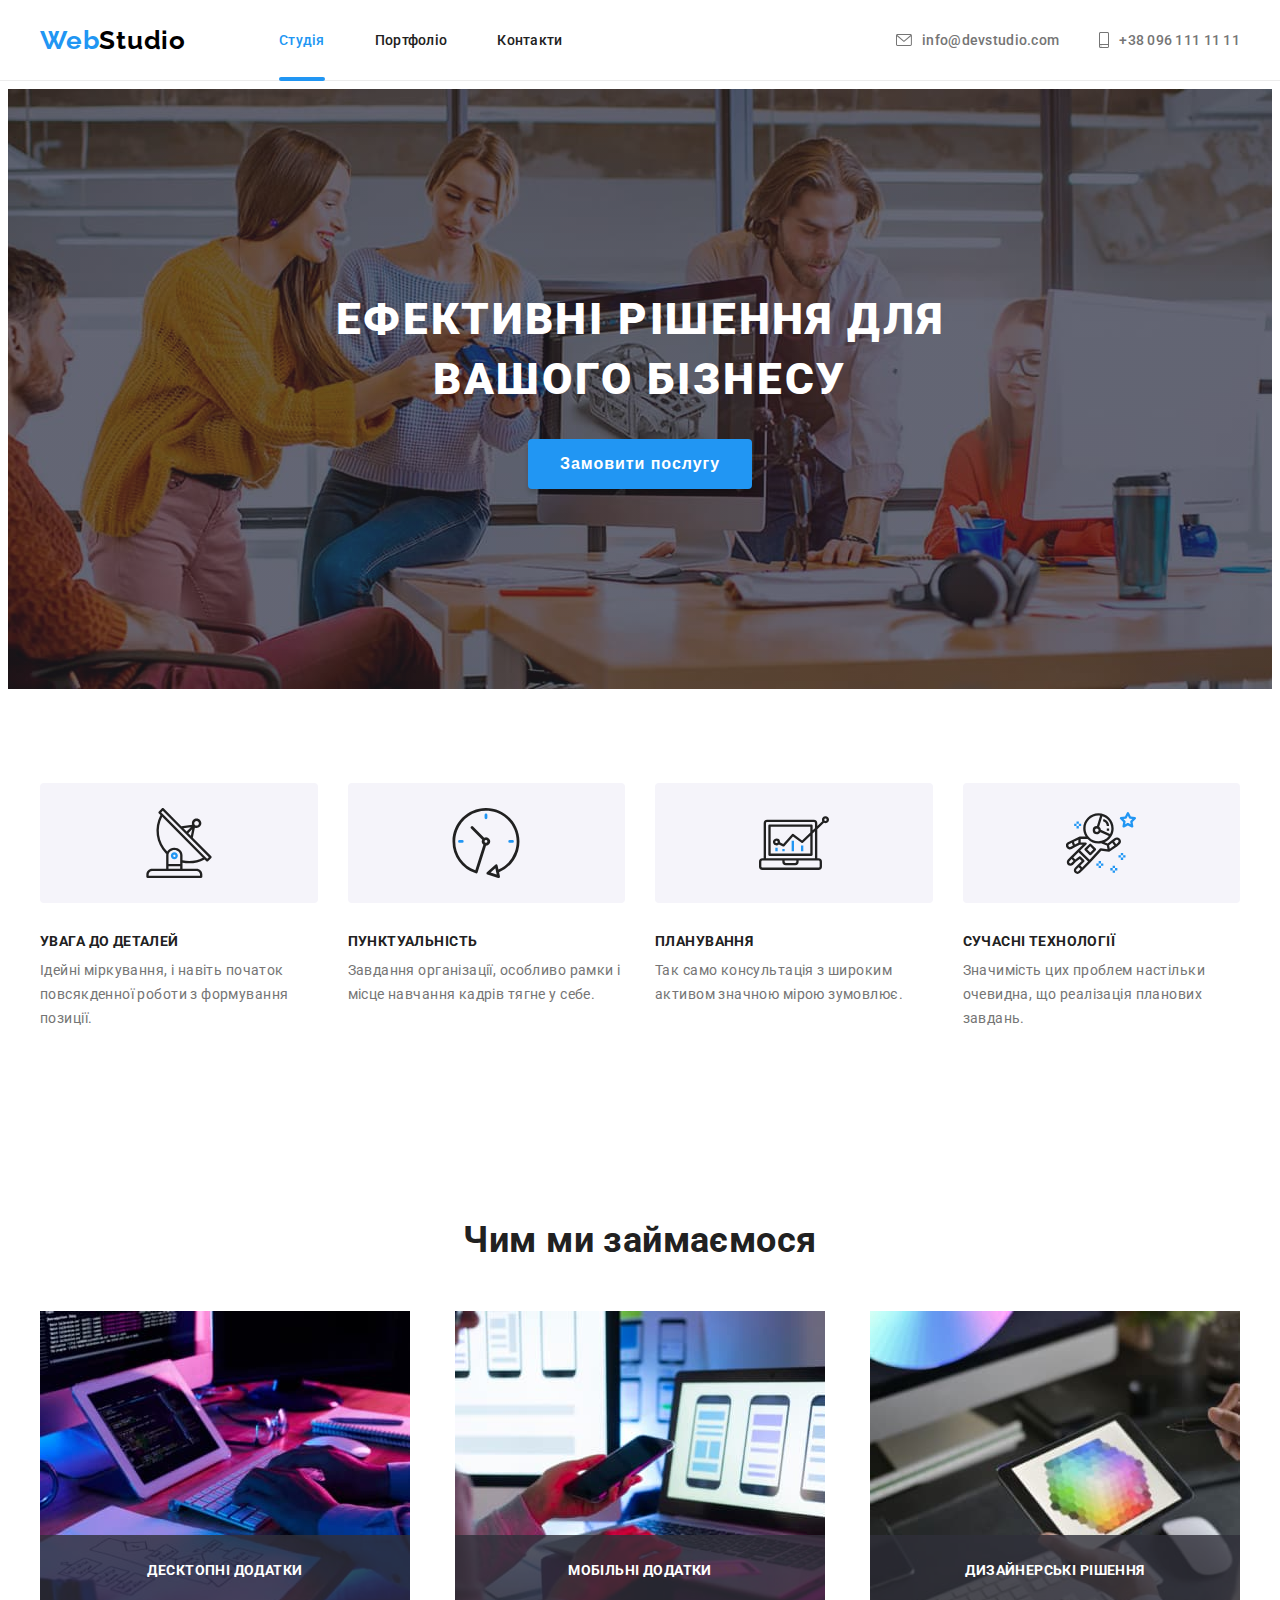
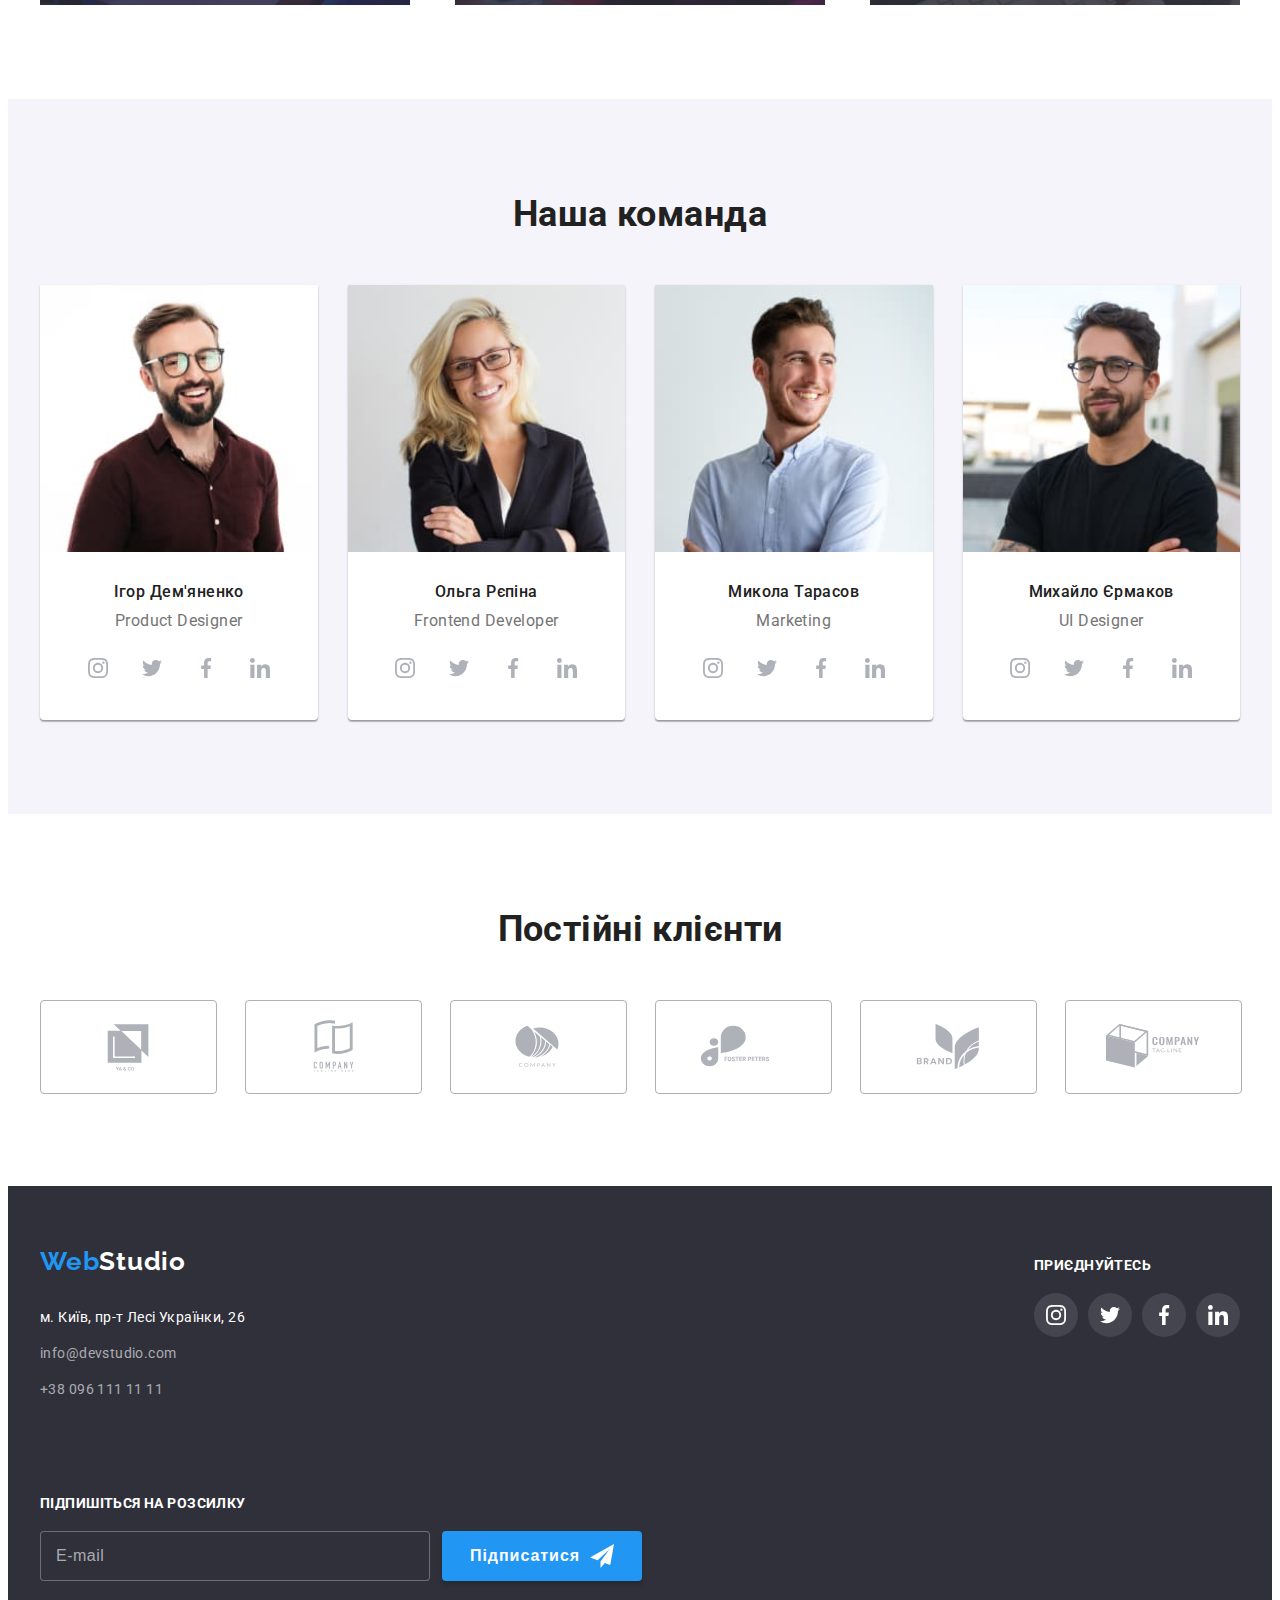
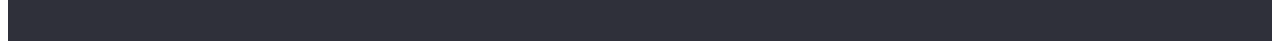
<file: index.html>
<!DOCTYPE html>
<html lang="uk">
  <head>
    <meta charset="UTF-8" />
    <meta http-equiv="X-UA-Compatible" content="IE=edge" />
    <meta name="viewport" content="width=device-width, initial-scale=1.0" />
    <title>Студія</title>
    <link rel="preconnect" href="https://fonts.googleapis.com" />
    <link rel="preconnect" href="https://fonts.gstatic.com" crossorigin />
    <link
      href="https://fonts.googleapis.com/css2?family=Raleway:wght@700&family=Roboto:wght@400;500;700;900&display=swap"
      rel="stylesheet"
    />
    <link
      rel="stylesheet"
      href="https://cdnjs.cloudflare.com/ajax/libs/modern-normalize/1.1.0/modern-normalize.min.css"
      integrity="sha512-wpPYUAdjBVSE4KJnH1VR1HeZfpl1ub8YT/NKx4PuQ5NmX2tKuGu6U/JRp5y+Y8XG2tV+wKQpNHVUX03MfMFn9Q=="
      crossorigin="anonymous"
      referrerpolicy="no-referrer"
    />
    <link rel="stylesheet" href="./css/main.min.css" />
  </head>
  <body>
    <header class="header">
      <div class="container header__container">
        <a class="logo logo--dark" lang="en" href="./index.html"
          ><span class="logo__accent">Web</span>Studio</a
        >
        <nav class="navigation navigation--header">
          <ul class="navigation__menu">
            <li>
              <a
                class="link-main navigation__link navigation__link--current"
                href="./index.html"
                >Студія</a
              >
            </li>
            <li>
              <a class="link-main navigation__link" href="./portfolio.html"
                >Портфоліо</a
              >
            </li>
            <li>
              <a class="link-main navigation__link" href="#studio-contacts"
                >Контакти</a
              >
            </li>
          </ul>
        </nav>
        <ul class="contacts">
          <li>
            <a
              class="link-main contacts__link"
              href="mailto:info@devstudio.com"
            >
              <svg class="contacts__icon icon-envelope" width="14" height="10">
                <use href="./images/icons.svg#envelope"></use></svg
              >info@devstudio.com</a
            >
          </li>
          <li>
            <a class="link-main contacts__link" href="tel:+380961111111">
              <svg
                class="contacts__icon icon-smartphone"
                width="10"
                height="14"
              >
                <use href="./images/icons.svg#smartphone"></use></svg
              >+38 096 111 11 11</a
            >
          </li>
        </ul>
        <button type="button" class="menu-open" data-menu-open>
          <svg class="menu-open__icon" width="40" height="40">
            <use href="./images/icons.svg#menu"></use>
          </svg>
        </button>
      </div>
      <div class="mob-menu is-hidden" data-menu>
        <button type="button" class="menu-close" data-menu-close>
          <svg class="menu-close-icon" width="24" height="24">
            <use href="./images/icons.svg#menu-close"></use>
          </svg>
        </button>
        <div class="mob-menu-container">
          <nav class="mob-menu-nav">
            <ul class="mob-menu-list">
              <li>
                <a class="link-main mob-menu-link" href="./index.html"
                  >Студія</a
                >
              </li>
              <li>
                <a class="link-main mob-menu-link" href="./portfolio.html"
                  >Портфоліо</a
                >
              </li>
              <li>
                <a class="link-main mob-menu-link" href="#studio-contacts"
                  >Контакти</a
                >
              </li>
            </ul>
          </nav>
          <div class="mob-contacts-container">
            <ul class="mob-contacts">
              <li>
                <a
                  class="link-main mob-contacts-email"
                  href="mailto:info@devstudio.com"
                  >info@devstudio.com</a
                >
              </li>
              <li>
                <a class="link-main mob-contacts-phone" href="tel:+380961111111"
                  >+38 096 111 11 11</a
                >
              </li>
            </ul>
            <ul class="mob-soc-list">
              <li class="mob-soc-item">
                <a
                  href=""
                  target="_blank"
                  rel="noopener noreferrer nofollow"
                  class="mob-soc-link"
                  >Instagram
                </a>
              </li>
              <li class="mob-soc-item">
                <a
                  href=""
                  target="_blank"
                  rel="noopener noreferrer nofollow"
                  class="mob-soc-link"
                  >Twitter
                </a>
              </li>
              <li class="mob-soc-item">
                <a
                  href=""
                  target="_blank"
                  rel="noopener noreferrer nofollow"
                  class="mob-soc-link"
                  >Facebook
                </a>
              </li>
              <li class="mob-soc-item">
                <a
                  href=""
                  target="_blank"
                  rel="noopener noreferrer nofollow"
                  class="mob-soc-link"
                  >Linkedin
                </a>
              </li>
            </ul>
          </div>
        </div>
      </div>
    </header>
    <!--Це блок main-->
    <main>
      <!--Секція Герой-->
      <section class="section hero">
        <div class="hero__overlay">
          <h1 class="hero__title">Ефективні рішення для вашого бізнесу</h1>
          <button class="button hero__button" type="button" data-modal-open>
            Замовити послугу
          </button>
        </div>
      </section>
      <!--Секція Властивості-->
      <section class="section">
        <div class="container">
          <h2 class="section__title visually-hidden">Переваги</h2>
          <ul class="features-list">
            <li class="features-list__item">
              <div class="features-list__box">
                <svg width="70" height="70">
                  <use href="./images/icons.svg#antenna"></use>
                </svg>
              </div>
              <h3 class="features-list__title">Увага до деталей</h3>
              <p>
                Ідейні міркування, і навіть початок повсякденної роботи з
                формування позиції.
              </p>
            </li>
            <li class="features-list__item">
              <div class="features-list__box">
                <svg width="70" height="70">
                  <use href="./images/icons.svg#clock"></use>
                </svg>
              </div>
              <h3 class="features-list__title">Пунктуальність</h3>
              <p>
                Завдання організації, особливо рамки і місце навчання кадрів
                тягне у себе.
              </p>
            </li>
            <li class="features-list__item">
              <div class="features-list__box">
                <svg width="70" height="70">
                  <use href="./images/icons.svg#diagram"></use>
                </svg>
              </div>
              <h3 class="features-list__title">Планування</h3>
              <p>
                Так само консультація з широким активом значною мірою зумовлює.
              </p>
            </li>
            <li class="features-list__item">
              <div class="features-list__box">
                <svg width="70" height="70">
                  <use href="./images/icons.svg#astronaut"></use>
                </svg>
              </div>
              <h3 class="features-list__title">Сучасні технології</h3>
              <p>
                Значимість цих проблем настільки очевидна, що реалізація
                планових завдань.
              </p>
            </li>
          </ul>
        </div>
      </section>
      <!--секція Чим ми займаємось-->
      <section class="section job">
        <div class="container">
          <h2 class="section__title">Чим ми займаємося</h2>
          <ul class="directions-list">
            <li class="directions-list__item">
              <div class="directions-list__thumb">
                <img
                  srcset="./images/image1.jpg 1x, ./images/image1-2x.jpg 2x"
                  src="./images/image1.jpg"
                  alt="Програмування, розробка додатків"
                  width="370"
                />
                <p class="directions-list__label">Десктопні додатки</p>
              </div>
            </li>
            <li class="directions-list__item">
              <div class="directions-list__thumb">
                <img
                  srcset="./images/image2.jpg 1x, ./images/image2-2x.jpg 2x"
                  src="./images/image2.jpg"
                  alt="Оптимізація сайтів під мобільні пристрої"
                  width="370"
                />
                <p class="directions-list__label">Мобільні додатки</p>
              </div>
            </li>
            <li class="directions-list__item">
              <div class="directions-list__thumb">
                <img
                  srcset="./images/image3.jpg 1x, ./images/image3-2x.jpg 2x"
                  src="./images/image3.jpg"
                  alt="Стилізація та оформлення"
                  width="370"
                />
                <p class="directions-list__label">Дизайнерські рішення</p>
              </div>
            </li>
          </ul>
        </div>
      </section>
      <!-- секція Наша команда -->
      <section class="section team">
        <div class="container">
          <h2 class="section__title">Наша команда</h2>
          <ul class="people-list">
            <li class="people-list__item">
              <picture>
                <source
                  srcset="./images/foto1.jpg 1x, ./images/foto1-2x.jpg 2x"
                  media="(min-width: 1200px)"
                />
                <source
                  srcset="
                    ./images/foto1-tablet.jpg    1x,
                    ./images/foto1-tablet-2x.jpg 2x
                  "
                  media="(min-width: 768px)"
                />
                <source
                  srcset="
                    ./images/foto1-mobile.jpg    1x,
                    ./images/foto1-mobile-2x.jpg 2x
                  "
                  media="(min-width: 320px)"
                />
                <img
                  src="./images/foto1-mobile.jpg"
                  alt="Фото Ігор Дем'яненко"
                  width="450"
                />
              </picture>
              <div class="member-card">
                <h3 class="member-card__name">Ігор Дем'яненко</h3>
                <p class="member-card__position" lang="en">Product Designer</p>
                <ul class="soc-list member-card__soc-list">
                  <li class="soc-list__item">
                    <a
                      href=""
                      target="_blank"
                      rel="noopener noreferrer nofollow"
                      class="soc-list__link"
                      aria-label="instagram"
                    >
                      <svg class="soc-list__icon" width="20" height="20">
                        <use href="./images/icons.svg#instagram"></use>
                      </svg>
                    </a>
                  </li>
                  <li class="soc-list__item">
                    <a
                      href=""
                      target="_blank"
                      rel="noopener noreferrer nofollow"
                      class="soc-list__link"
                      aria-label="twitter"
                    >
                      <svg class="soc-list__icon" width="20" height="20">
                        <use href="./images/icons.svg#twitter"></use>
                      </svg>
                    </a>
                  </li>
                  <li class="soc-list__item">
                    <a
                      href=""
                      target="_blank"
                      rel="noopener noreferrer nofollow"
                      class="soc-list__link"
                      aria-label="facebook"
                    >
                      <svg class="soc-list__icon" width="20" height="20">
                        <use href="./images/icons.svg#facebook"></use>
                      </svg>
                    </a>
                  </li>
                  <li class="soc-list__item">
                    <a
                      href=""
                      target="_blank"
                      rel="noopener noreferrer nofollow"
                      class="soc-list__link"
                      aria-label="linkedin"
                    >
                      <svg class="soc-list__icon" width="20" height="20">
                        <use href="./images/icons.svg#linkedin"></use>
                      </svg>
                    </a>
                  </li>
                </ul>
              </div>
            </li>
            <li class="people-list__item">
              <picture>
                <source
                  srcset="./images/foto2.jpg 1x, ./images/foto2-2x.jpg 2x"
                  media="(min-width: 1200px)"
                />
                <source
                  srcset="
                    ./images/foto2-tablet.jpg    1x,
                    ./images/foto2-tablet-2x.jpg 2x
                  "
                  media="(min-width: 768px)"
                />
                <source
                  srcset="
                    ./images/foto2-mobile.jpg    1x,
                    ./images/foto2-mobile-2x.jpg 2x
                  "
                  media="(min-width: 320px)"
                />
                <img
                  src="./images/foto2-mobile.jpg"
                  alt="Фото Ольга Рєпіна"
                  width="450"
                />
              </picture>
              <div class="member-card">
                <h3 class="member-card__name">Ольга Рєпіна</h3>
                <p class="member-card__position" lang="en">
                  Frontend Developer
                </p>
                <ul class="soc-list member-card__soc-list">
                  <li class="soc-list__item">
                    <a
                      href=""
                      target="_blank"
                      rel="noopener noreferrer nofollow"
                      class="soc-list__link"
                      aria-label="instagram"
                    >
                      <svg class="soc-list__icon" width="20" height="20">
                        <use href="./images/icons.svg#instagram"></use>
                      </svg>
                    </a>
                  </li>
                  <li class="soc-list__item">
                    <a
                      href=""
                      target="_blank"
                      rel="noopener noreferrer nofollow"
                      class="soc-list__link"
                      aria-label="twitter"
                    >
                      <svg class="soc-list__icon" width="20" height="20">
                        <use href="./images/icons.svg#twitter"></use>
                      </svg>
                    </a>
                  </li>
                  <li class="soc-list__item">
                    <a
                      href=""
                      target="_blank"
                      rel="noopener noreferrer nofollow"
                      class="soc-list__link"
                      aria-label="facebook"
                    >
                      <svg class="soc-list__icon" width="20" height="20">
                        <use href="./images/icons.svg#facebook"></use>
                      </svg>
                    </a>
                  </li>
                  <li class="soc-list__item">
                    <a
                      href=""
                      target="_blank"
                      rel="noopener noreferrer nofollow"
                      class="soc-list__link"
                      aria-label="linkedin"
                    >
                      <svg class="soc-list__icon" width="20" height="20">
                        <use href="./images/icons.svg#linkedin"></use>
                      </svg>
                    </a>
                  </li>
                </ul>
              </div>
            </li>
            <li class="people-list__item">
              <picture>
                <source
                  srcset="./images/foto3.jpg 1x, ./images/foto3-2x.jpg 2x"
                  media="(min-width: 1200px)"
                />
                <source
                  srcset="
                    ./images/foto3-tablet.jpg    1x,
                    ./images/foto3-tablet-2x.jpg 2x
                  "
                  media="(min-width: 768px)"
                />
                <source
                  srcset="
                    ./images/foto3-mobile.jpg    1x,
                    ./images/foto3-mobile-2x.jpg 2x
                  "
                  media="(min-width: 320px)"
                />
                <img
                  src="./images/foto3-mobile.jpg"
                  alt="Фото Микола Тарасов"
                  width="450"
                />
              </picture>
              <div class="member-card">
                <h3 class="member-card__name">Микола Тарасов</h3>
                <p class="member-card__position" lang="en">Marketing</p>
                <ul class="soc-list member-card__soc-list">
                  <li class="soc-list__item">
                    <a
                      href=""
                      target="_blank"
                      rel="noopener noreferrer nofollow"
                      class="soc-list__link"
                      aria-label="instagram"
                    >
                      <svg class="soc-list__icon" width="20" height="20">
                        <use href="./images/icons.svg#instagram"></use>
                      </svg>
                    </a>
                  </li>
                  <li class="soc-list__item">
                    <a
                      href=""
                      target="_blank"
                      rel="noopener noreferrer nofollow"
                      class="soc-list__link"
                      aria-label="twitter"
                    >
                      <svg class="soc-list__icon" width="20" height="20">
                        <use href="./images/icons.svg#twitter"></use>
                      </svg>
                    </a>
                  </li>
                  <li class="soc-list__item">
                    <a
                      href=""
                      target="_blank"
                      rel="noopener noreferrer nofollow"
                      class="soc-list__link"
                      aria-label="facebook"
                    >
                      <svg class="soc-list__icon" width="20" height="20">
                        <use href="./images/icons.svg#facebook"></use>
                      </svg>
                    </a>
                  </li>
                  <li class="soc-list__item">
                    <a
                      href=""
                      target="_blank"
                      rel="noopener noreferrer nofollow"
                      class="soc-list__link"
                      aria-label="linkedin"
                    >
                      <svg class="soc-list__icon" width="20" height="20">
                        <use href="./images/icons.svg#linkedin"></use>
                      </svg>
                    </a>
                  </li>
                </ul>
              </div>
            </li>
            <li class="people-list__item">
              <picture>
                <source
                  srcset="./images/foto4.jpg 1x, ./images/foto4-2x.jpg 2x"
                  media="(min-width: 1200px)"
                />
                <source
                  srcset="
                    ./images/foto4-tablet.jpg    1x,
                    ./images/foto4-tablet-2x.jpg 2x
                  "
                  media="(min-width: 768px)"
                />
                <source
                  srcset="
                    ./images/foto4-mobile.jpg    1x,
                    ./images/foto4-mobile-2x.jpg 2x
                  "
                  media="(min-width: 320px)"
                />
                <img
                  src="./images/foto4-mobile.jpg"
                  alt="Фото Михайло Єрмаков"
                  width="450"
                />
              </picture>
              <div class="member-card">
                <h3 class="member-card__name">Михайло Єрмаков</h3>
                <p class="member-card__position" lang="en">UI Designer</p>
                <ul class="soc-list member-card__soc-list">
                  <li class="soc-list__item">
                    <a
                      href=""
                      target="_blank"
                      rel="noopener noreferrer nofollow"
                      class="soc-list__link"
                      aria-label="instagram"
                    >
                      <svg class="soc-list__icon" width="20" height="20">
                        <use href="./images/icons.svg#instagram"></use>
                      </svg>
                    </a>
                  </li>
                  <li class="soc-list__item">
                    <a
                      href=""
                      target="_blank"
                      rel="noopener noreferrer nofollow"
                      class="soc-list__link"
                      aria-label="twitter"
                    >
                      <svg class="soc-list__icon" width="20" height="20">
                        <use href="./images/icons.svg#twitter"></use>
                      </svg>
                    </a>
                  </li>
                  <li class="soc-list__item">
                    <a
                      href=""
                      target="_blank"
                      rel="noopener noreferrer nofollow"
                      class="soc-list__link"
                      aria-label="facebook"
                    >
                      <svg class="soc-list__icon" width="20" height="20">
                        <use href="./images/icons.svg#facebook"></use>
                      </svg>
                    </a>
                  </li>
                  <li class="soc-list__item">
                    <a
                      href=""
                      target="_blank"
                      rel="noopener noreferrer nofollow"
                      class="soc-list__link"
                      aria-label="linkedin"
                    >
                      <svg class="soc-list__icon" width="20" height="20">
                        <use href="./images/icons.svg#linkedin"></use>
                      </svg>
                    </a>
                  </li>
                </ul>
              </div>
            </li>
          </ul>
        </div>
      </section>
      <!-- Секція Постійні клієнти -->
      <section class="section">
        <div class="container">
          <h2 class="section__title">Постійні клієнти</h2>
          <ul class="clients-list">
            <li class="clients-list__item">
              <a href="" class="clients-list__link"
                ><svg class="clients-list__icon" width="106" height="60">
                  <use href="./images/icons.svg#yaco" /></svg
              ></a>
            </li>
            <li class="clients-list__item">
              <a href="" class="clients-list__link"
                ><svg class="clients-list__icon" width="106" height="60">
                  <use href="./images/icons.svg#tag-line-here" /></svg
              ></a>
            </li>
            <li class="clients-list__item">
              <a href="" class="clients-list__link"
                ><svg class="clients-list__icon" width="106" height="60">
                  <use href="./images/icons.svg#company" /></svg
              ></a>
            </li>
            <li class="clients-list__item">
              <a href="" class="clients-list__link"
                ><svg class="clients-list__icon" width="106" height="60">
                  <use href="./images/icons.svg#foster-peters" /></svg
              ></a>
            </li>
            <li class="clients-list__item">
              <a href="" class="clients-list__link"
                ><svg class="clients-list__icon" width="106" height="60">
                  <use href="./images/icons.svg#brand" /></svg
              ></a>
            </li>
            <li class="clients-list__item">
              <a href="" class="clients-list__link"
                ><svg class="clients-list__icon" width="106" height="60">
                  <use href="./images/icons.svg#tag-line" /></svg
              ></a>
            </li>
          </ul>
        </div>
      </section>
    </main>
    <!--Підвал сайту-->
    <footer class="footer">
      <div class="container footer__container">
        <div class="box">
          <a class="logo logo--white" lang="en" href="./index.html"
            ><span class="logo__accent">Web</span>Studio</a
          >
          <address class="footer__contacts" id="studio-contacts">
            <ul class="footer__contacts-list">
              <li class="footer__contacts-item">
                <a
                  class="footer__contacts-link footer__contacts-link--map"
                  href="https://goo.gl/maps/CPtrU1FHBa2aNyZL9"
                  target="_blank"
                  rel="noopener noreferrer nofollow"
                  >м. Київ, пр-т Лесі Українки, 26</a
                >
              </li>
              <li class="footer__contacts-item">
                <a
                  class="footer__contacts-link"
                  href="mailto:info@devstudio.com"
                  >info@devstudio.com</a
                >
              </li>
              <li class="footer__contacts-item">
                <a class="footer__contacts-link" href="tel:+380961111111"
                  >+38 096 111 11 11</a
                >
              </li>
            </ul>
          </address>
        </div>
        <div class="box">
          <p class="box__title">Приєднуйтесь</p>
          <ul class="soc-list">
            <li class="soc-list__item">
              <a
                href=""
                target="_blank"
                rel="noopener noreferrer nofollow"
                class="soc-list__link soc-list__link--footer"
                aria-label="instagram"
              >
                <svg class="soc-list__icon" width="20" height="20">
                  <use href="./images/icons.svg#instagram"></use>
                </svg>
              </a>
            </li>
            <li class="soc-list__item">
              <a
                href=""
                target="_blank"
                rel="noopener noreferrer nofollow"
                class="soc-list__link soc-list__link--footer"
                aria-label="twitter"
              >
                <svg class="soc-list__icon" width="20" height="20">
                  <use href="./images/icons.svg#twitter"></use>
                </svg>
              </a>
            </li>
            <li class="soc-list__item">
              <a
                href=""
                target="_blank"
                rel="noopener noreferrer nofollow"
                class="soc-list__link soc-list__link--footer"
                aria-label="facebook"
              >
                <svg class="soc-list__icon" width="20" height="20">
                  <use href="./images/icons.svg#facebook"></use>
                </svg>
              </a>
            </li>
            <li class="soc-list__item">
              <a
                href=""
                target="_blank"
                rel="noopener noreferrer nofollow"
                class="soc-list__link soc-list__link--footer"
                aria-label="linkedin"
              >
                <svg class="soc-list__icon" width="20" height="20">
                  <use href="./images/icons.svg#linkedin"></use>
                </svg>
              </a>
            </li>
          </ul>
        </div>
        <form class="form box">
          <label for="footer-mail" class="box__title box__title--form-label"
            >Підпишіться на розсилку</label
          >
          <div class="form__wrapper">
            <input
              type="email"
              name="footer-mail"
              class="form__input"
              id="footer-mail"
              placeholder="E-mail"
            />
            <button class="button form__button" type="submit">
              Підписатися
              <svg class="form__button-icon" width="24" height="24">
                <use href="./images/icons.svg#send"></use>
              </svg>
            </button>
          </div>
        </form>
      </div>
    </footer>
    <div class="backdrop is-hidden" data-modal>
      <div class="modal">
        <button
          type="button"
          class="modal-close"
          aria-label="close"
          data-modal-close
        >
          <svg class="modal-close-icon" width="11" height="11">
            <use href="./images/icons.svg#close"></use>
          </svg>
        </button>
        <p class="modal-title">Залиште свої дані, ми вам передзвонимо</p>
        <form class="modal-form">
          <div class="modal-field">
            <label for="user-name" class="modal-input-label">Ім'я</label>
            <div class="input-wrapper">
              <input
                type="text"
                name="user-name"
                class="modal-input"
                id="user-name"
              />
              <svg class="modal-field-icon" width="18" height="18">
                <use href="./images/icons.svg#person"></use>
              </svg>
            </div>
          </div>
          <div class="modal-field">
            <label for="user-phone" class="modal-input-label">Телефон</label>
            <div class="input-wrapper">
              <input
                type="tel"
                name="user-phone"
                class="modal-input"
                id="user-phone"
              />
              <svg class="modal-field-icon" width="18" height="18">
                <use href="./images/icons.svg#phone"></use>
              </svg>
            </div>
          </div>
          <div class="modal-field">
            <label for="user-mail" class="modal-input-label">Пошта</label>
            <div class="input-wrapper">
              <input
                type="email"
                name="user-mail"
                class="modal-input"
                id="user-mail"
              />
              <svg class="modal-field-icon" width="18" height="18">
                <use href="./images/icons.svg#email"></use>
              </svg>
            </div>
          </div>
          <div class="modal-field">
            <label for="user-comment" class="modal-input-label">Коментар</label>
            <textarea
              name="user-comment"
              class="modal-textarea"
              id="user-comment"
              placeholder="Введіть текст"
            ></textarea>
          </div>
          <label class="modal-checkbox-field">
            <input
              class="modal-checkbox visually-hidden"
              type="checkbox"
              name="declaration-checkbox"
            />
            <span class="modal-checkbox-custom">
              <svg class="modal-checkbox-icon" width="16" height="15">
                <use href="./images/icons.svg#checked"></use></svg
            ></span>
            <span class="checkbox-label"
              >Погоджуюся з розсилкою та приймаю<a
                class="declaration-link"
                href="https://uk.wikipedia.org/wiki/%D0%94%D0%BE%D0%B3%D0%BE%D0%B2%D1%96%D1%80"
                target="_blank"
                rel="noopener noreferrer nofollow"
                >Умови договору</a
              ></span
            >
          </label>
          <button type="submit" class="button modal-form-submit">
            Відправити
          </button>
        </form>
      </div>
    </div>
    <script src="./js/modal.js"></script>
    <script src="./js/menu.js"></script>
    <script src="./js/header.js"></script>
  </body>
</html>
</file>
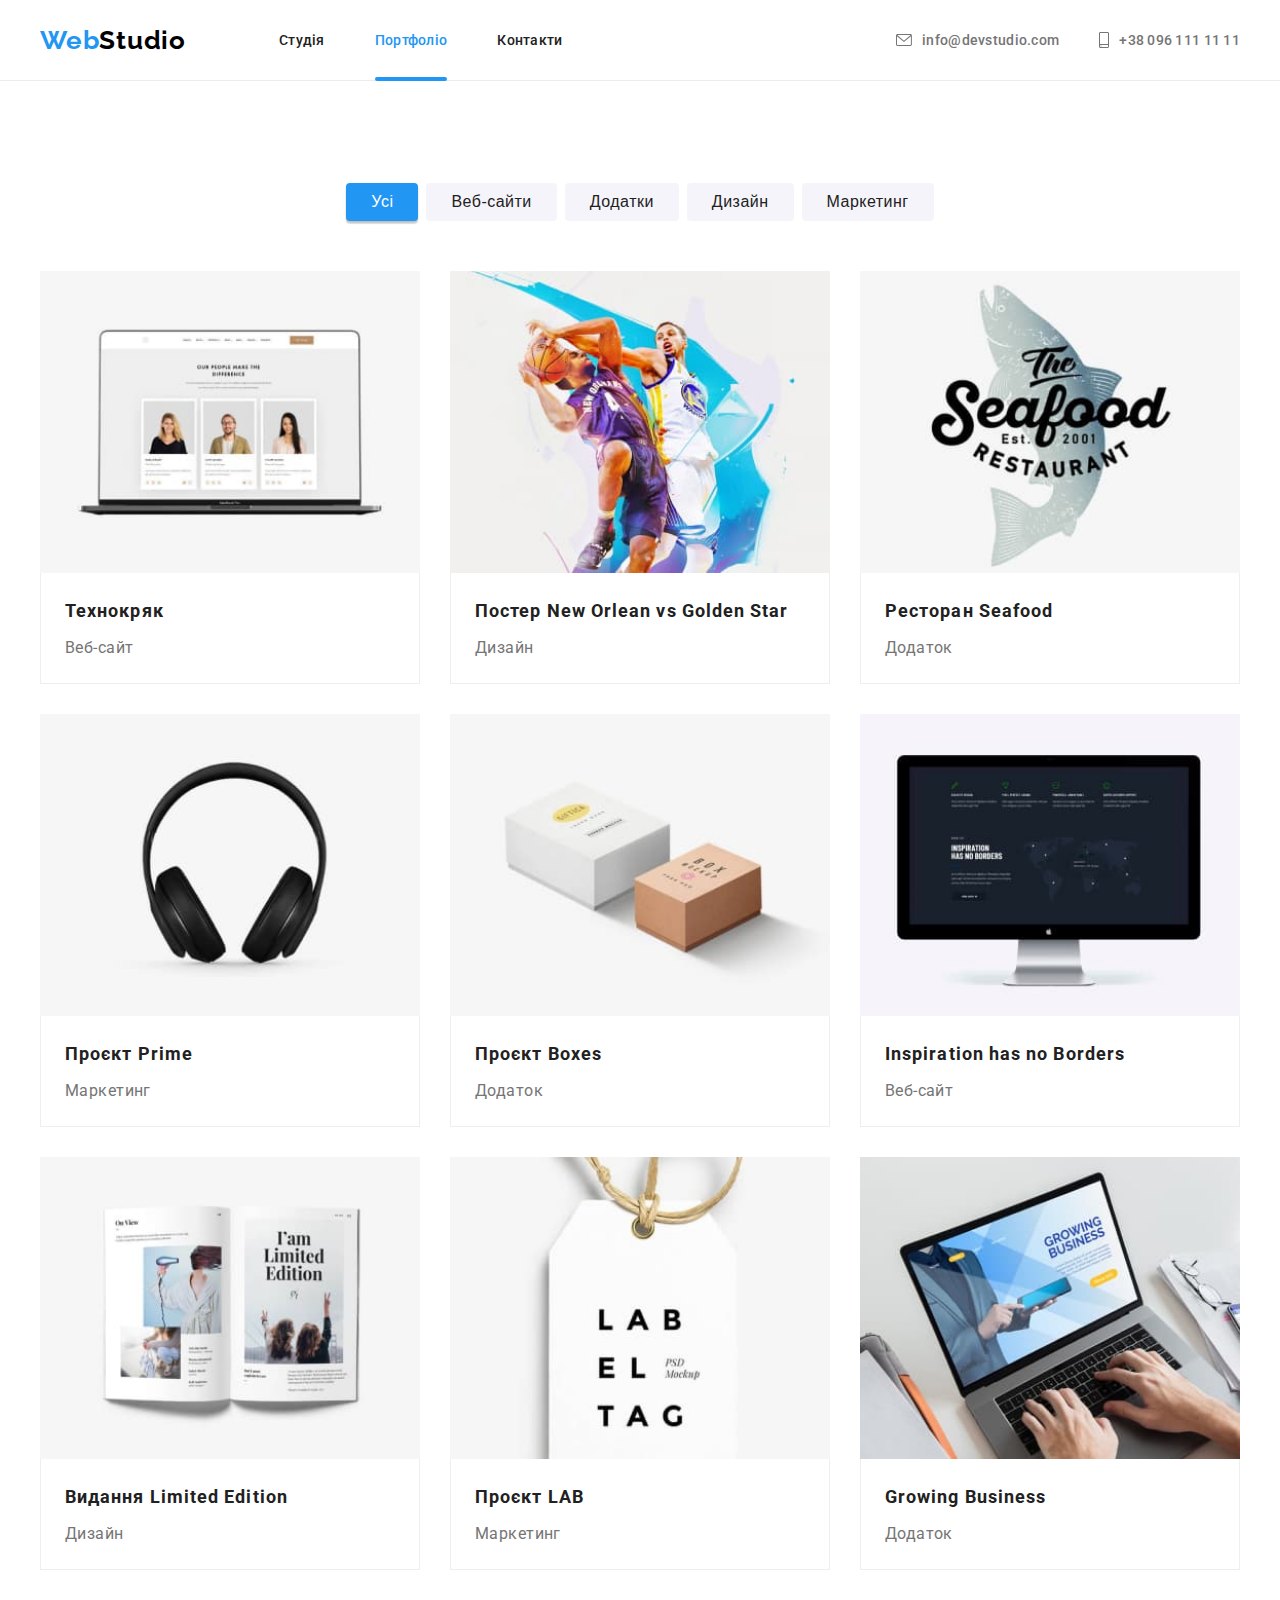
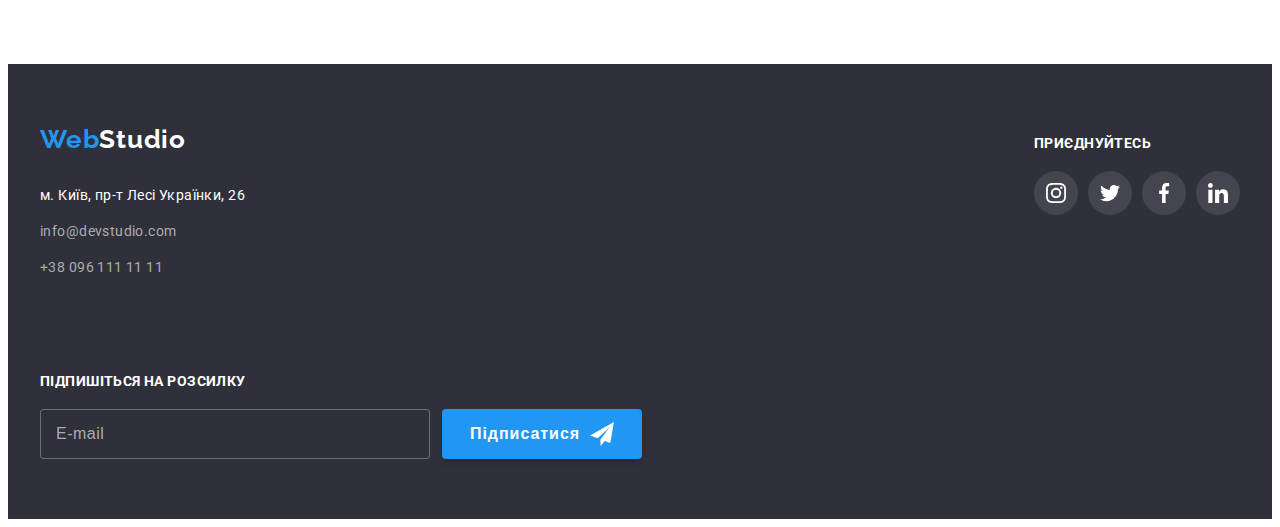
<file: portfolio.html>
<!DOCTYPE html>
<html lang="uk">
  <head>
    <meta charset="UTF-8" />
    <meta http-equiv="X-UA-Compatible" content="IE=edge" />
    <meta name="viewport" content="width=device-width, initial-scale=1.0" />
    <title>Студія</title>
    <link rel="preconnect" href="https://fonts.googleapis.com" />
    <link rel="preconnect" href="https://fonts.gstatic.com" crossorigin />
    <link
      href="https://fonts.googleapis.com/css2?family=Raleway:wght@700&family=Roboto:wght@400;500;700;900&display=swap"
      rel="stylesheet"
    />
    <link
      rel="stylesheet"
      href="https://cdnjs.cloudflare.com/ajax/libs/modern-normalize/1.1.0/modern-normalize.min.css"
      integrity="sha512-wpPYUAdjBVSE4KJnH1VR1HeZfpl1ub8YT/NKx4PuQ5NmX2tKuGu6U/JRp5y+Y8XG2tV+wKQpNHVUX03MfMFn9Q=="
      crossorigin="anonymous"
      referrerpolicy="no-referrer"
    />
    <link rel="stylesheet" href="./css/main.min.css" />
  </head>
  <body>
    <header class="header">
      <div class="container header__container">
        <a class="logo logo--dark" lang="en" href="./index.html"
          ><span class="logo__accent">Web</span>Studio</a
        >
        <nav class="navigation navigation--header">
          <ul class="navigation__menu">
            <li>
              <a class="link-main navigation__link" href="./index.html"
                >Студія</a
              >
            </li>
            <li>
              <a
                class="link-main navigation__link navigation__link--current"
                href="./portfolio.html"
                >Портфоліо</a
              >
            </li>
            <li>
              <a class="link-main navigation__link" href="#studio-contacts"
                >Контакти</a
              >
            </li>
          </ul>
        </nav>
        <ul class="contacts">
          <li>
            <a
              class="link-main contacts__link"
              href="mailto:info@devstudio.com"
            >
              <svg class="contacts__icon icon-envelope" width="14" height="10">
                <use href="./images/icons.svg#envelope"></use></svg
              >info@devstudio.com</a
            >
          </li>
          <li>
            <a class="link-main contacts__link" href="tel:+380961111111">
              <svg
                class="contacts__icon icon-smartphone"
                width="10"
                height="14"
              >
                <use href="./images/icons.svg#smartphone"></use></svg
              >+38 096 111 11 11</a
            >
          </li>
        </ul>
        <button type="button" class="menu-open" data-menu-open>
          <svg class="menu-open__icon" width="40" height="40">
            <use href="./images/icons.svg#menu"></use>
          </svg>
        </button>
      </div>
      <div class="mob-menu is-hidden" data-menu>
        <button type="button" class="menu-close" data-menu-close>
          <svg class="menu-close-icon" width="24" height="24">
            <use href="./images/icons.svg#menu-close"></use>
          </svg>
        </button>
        <div class="mob-menu-container">
          <nav class="mob-menu-nav">
            <ul class="mob-menu-list">
              <li>
                <a class="link-main mob-menu-link" href="./index.html"
                  >Студія</a
                >
              </li>
              <li>
                <a class="link-main mob-menu-link" href="./portfolio.html"
                  >Портфоліо</a
                >
              </li>
              <li>
                <a class="link-main mob-menu-link" href="#studio-contacts"
                  >Контакти</a
                >
              </li>
            </ul>
          </nav>
          <div class="mob-contacts-container">
            <ul class="mob-contacts">
              <li>
                <a
                  class="link-main mob-contacts-email"
                  href="mailto:info@devstudio.com"
                  >info@devstudio.com</a
                >
              </li>
              <li>
                <a class="link-main mob-contacts-phone" href="tel:+380961111111"
                  >+38 096 111 11 11</a
                >
              </li>
            </ul>
            <ul class="mob-soc-list">
              <li class="mob-soc-item">
                <a
                  href=""
                  target="_blank"
                  rel="noopener noreferrer nofollow"
                  class="mob-soc-link"
                  >Instagram
                </a>
              </li>
              <li class="mob-soc-item">
                <a
                  href=""
                  target="_blank"
                  rel="noopener noreferrer nofollow"
                  class="mob-soc-link"
                  >Twitter
                </a>
              </li>
              <li class="mob-soc-item">
                <a
                  href=""
                  target="_blank"
                  rel="noopener noreferrer nofollow"
                  class="mob-soc-link"
                  >Facebook
                </a>
              </li>
              <li class="mob-soc-item">
                <a
                  href=""
                  target="_blank"
                  rel="noopener noreferrer nofollow"
                  class="mob-soc-link"
                  >Linkedin
                </a>
              </li>
            </ul>
          </div>
        </div>
      </div>
    </header>
    <!--Це блок main-->
    <main>
      <section class="section">
        <div class="container">
          <h2 class="section-title visually-hidden">Наші роботи</h2>
          <!--Фільтр робіт-->
          <ul class="filter">
            <li>
              <button
                class="filter__button filter__button--active"
                type="button"
              >
                Усі
              </button>
            </li>
            <li>
              <button class="filter__button" type="button">Веб-сайти</button>
            </li>
            <li>
              <button class="filter__button" type="button">Додатки</button>
            </li>
            <li>
              <button class="filter__button" type="button">Дизайн</button>
            </li>
            <li>
              <button class="filter__button" type="button">Маркетинг</button>
            </li>
          </ul>
          <!--Перелік робіт-->
          <ul class="portfolio-examples">
            <li class="portfolio-examples__item">
              <a class="portfolio-examples__link" href="#">
                <div class="portfolio-examples__thumb">
                  <picture>
                    <source
                      srcset="
                        ./images/project1.jpg    1x,
                        ./images/project1-2x.jpg 2x
                      "
                      media="(min-width: 1200px)" />
                    <source
                      srcset="
                        ./images/project1-tablet.jpg    1x,
                        ./images/project1-tablet-2x.jpg 2x
                      "
                      media="(min-width: 768px)" />
                    <source
                      srcset="
                        ./images/project1-mobile.jpg    1x,
                        ./images/project1-mobile-2x.jpg 2x
                      "
                      media="(min-width: 320px)" />
                    <img
                      src="./images/project1-mobile.jpg"
                      alt="Вебсайт, на якому фото з командою"
                      width="450"
                  /></picture>
                  <p class="portfolio-examples__description">
                    Ресурс пропонує комплексні пропозиції з різним рівнем
                    функціоналу та сервісів. Все це дозволить відвідувачу
                    отримати вичерпні відомості про компанію чи приватну особу.
                  </p>
                </div>
                <div class="portfolio-examples__card">
                  <h3 class="portfolio-examples__title">Технокряк</h3>
                  <p class="portfolio-examples__text">Веб-сайт</p>
                </div>
              </a>
            </li>
            <li class="portfolio-examples__item">
              <a class="portfolio-examples__link" href="#"
                ><div class="portfolio-examples__thumb">
                  <picture>
                    <source
                      srcset="
                        ./images/project2.jpg    1x,
                        ./images/project2-2x.jpg 2x
                      "
                      media="(min-width: 1200px)" />
                    <source
                      srcset="
                        ./images/project2-tablet.jpg    1x,
                        ./images/project2-tablet-2x.jpg 2x
                      "
                      media="(min-width: 768px)" />
                    <source
                      srcset="
                        ./images/project2-mobile.jpg    1x,
                        ./images/project2-mobile-2x.jpg 2x
                      "
                      media="(min-width: 320px)" />
                    <img
                      src="./images/project2-mobile.jpg"
                      alt="Постер гри в баскетбол"
                      width="450"
                  /></picture>
                  <p class="portfolio-examples__description">
                    Ресурс пропонує комплексні пропозиції з різним рівнем
                    функціоналу та сервісів. Все це дозволить відвідувачу
                    отримати вичерпні відомості про компанію чи приватну особу.
                  </p>
                </div>
                <div class="portfolio-examples__card">
                  <h3 class="portfolio-examples__title">
                    Постер New Orlean vs Golden Star
                  </h3>
                  <p class="portfolio-examples__text">Дизайн</p>
                </div></a
              >
            </li>
            <li class="portfolio-examples__item">
              <a class="portfolio-examples__link" href="#"
                ><div class="portfolio-examples__thumb">
                  <picture>
                    <source
                      srcset="
                        ./images/project3.jpg    1x,
                        ./images/project3-2x.jpg 2x
                      "
                      media="(min-width: 1200px)" />
                    <source
                      srcset="
                        ./images/project3-tablet.jpg    1x,
                        ./images/project3-tablet-2x.jpg 2x
                      "
                      media="(min-width: 768px)" />
                    <source
                      srcset="
                        ./images/project3-mobile.jpg    1x,
                        ./images/project3-mobile-2x.jpg 2x
                      "
                      media="(min-width: 320px)" />
                    <img
                      src="./images/project3-mobile.jpg"
                      alt="Лого ресторану"
                      width="450"
                  /></picture>
                  <p class="portfolio-examples__description">
                    Ресурс пропонує комплексні пропозиції з різним рівнем
                    функціоналу та сервісів. Все це дозволить відвідувачу
                    отримати вичерпні відомості про компанію чи приватну особу.
                  </p>
                </div>
                <div class="portfolio-examples__card">
                  <h3 class="portfolio-examples__title">Ресторан Seafood</h3>
                  <p class="portfolio-examples__text">Додаток</p>
                </div></a
              >
            </li>
            <li class="portfolio-examples__item">
              <a class="portfolio-examples__link" href="#"
                ><div class="portfolio-examples__thumb">
                  <picture>
                    <source
                      srcset="
                        ./images/project4.jpg    1x,
                        ./images/project4-2x.jpg 2x
                      "
                      media="(min-width: 1200px)" />
                    <source
                      srcset="
                        ./images/project4-tablet.jpg    1x,
                        ./images/project4-tablet-2x.jpg 2x
                      "
                      media="(min-width: 768px)" />
                    <source
                      srcset="
                        ./images/project4-mobile.jpg    1x,
                        ./images/project4-mobile-2x.jpg 2x
                      "
                      media="(min-width: 320px)" />
                    <img
                      src="./images/project4-mobile.jpg"
                      alt="Навушники"
                      width="450"
                  /></picture>
                  <p class="portfolio-examples__description">
                    Ресурс пропонує комплексні пропозиції з різним рівнем
                    функціоналу та сервісів. Все це дозволить відвідувачу
                    отримати вичерпні відомості про компанію чи приватну особу.
                  </p>
                </div>
                <div class="portfolio-examples__card">
                  <h3 class="portfolio-examples__title">Проєкт Prime</h3>
                  <p class="portfolio-examples__text">Маркетинг</p>
                </div></a
              >
            </li>
            <li class="portfolio-examples__item">
              <a class="portfolio-examples__link" href="#"
                ><div class="portfolio-examples__thumb">
                  <picture>
                    <source
                      srcset="
                        ./images/project5.jpg    1x,
                        ./images/project5-2x.jpg 2x
                      "
                      media="(min-width: 1200px)" />
                    <source
                      srcset="
                        ./images/project5-tablet.jpg    1x,
                        ./images/project5-tablet-2x.jpg 2x
                      "
                      media="(min-width: 768px)" />
                    <source
                      srcset="
                        ./images/project5-mobile.jpg    1x,
                        ./images/project5-mobile-2x.jpg 2x
                      "
                      media="(min-width: 320px)" />
                    <img
                      src="./images/project5-mobile.jpg"
                      alt="Коробки"
                      width="450"
                  /></picture>
                  <p class="portfolio-examples__description">
                    Ресурс пропонує комплексні пропозиції з різним рівнем
                    функціоналу та сервісів. Все це дозволить відвідувачу
                    отримати вичерпні відомості про компанію чи приватну особу.
                  </p>
                </div>
                <div class="portfolio-examples__card">
                  <h3 class="portfolio-examples__title">Проєкт Boxes</h3>
                  <p class="portfolio-examples__text">Додаток</p>
                </div></a
              >
            </li>
            <li class="portfolio-examples__item">
              <a class="portfolio-examples__link" href="#"
                ><div class="portfolio-examples__thumb">
                  <picture>
                    <source
                      srcset="
                        ./images/project6.jpg    1x,
                        ./images/project6-2x.jpg 2x
                      "
                      media="(min-width: 1200px)" />
                    <source
                      srcset="
                        ./images/project6-tablet.jpg    1x,
                        ./images/project6-tablet-2x.jpg 2x
                      "
                      media="(min-width: 768px)" />
                    <source
                      srcset="
                        ./images/project6-mobile.jpg    1x,
                        ./images/project6-mobile-2x.jpg 2x
                      "
                      media="(min-width: 320px)" />
                    <img
                      src="./images/project6-mobile.jpg"
                      alt="Монітор з картинкою сайту"
                      width="450"
                  /></picture>
                  <p class="portfolio-examples__description">
                    Ресурс пропонує комплексні пропозиції з різним рівнем
                    функціоналу та сервісів. Все це дозволить відвідувачу
                    отримати вичерпні відомості про компанію чи приватну особу.
                  </p>
                </div>
                <div class="portfolio-examples__card">
                  <h3 lang="en" class="portfolio-examples__title">
                    Inspiration has no Borders
                  </h3>
                  <p class="portfolio-examples__text">Веб-сайт</p>
                </div></a
              >
            </li>
            <li class="portfolio-examples__item">
              <a class="portfolio-examples__link" href="#"
                ><div class="portfolio-examples__thumb">
                  <picture>
                    <source
                      srcset="
                        ./images/project7.jpg    1x,
                        ./images/project7-2x.jpg 2x
                      "
                      media="(min-width: 1200px)" />
                    <source
                      srcset="
                        ./images/project7-tablet.jpg    1x,
                        ./images/project7-tablet-2x.jpg 2x
                      "
                      media="(min-width: 768px)" />
                    <source
                      srcset="
                        ./images/project7-mobile.jpg    1x,
                        ./images/project7-mobile-2x.jpg 2x
                      "
                      media="(min-width: 320px)" />
                    <img
                      src="./images/project7-mobile.jpg"
                      alt="Картинка з журналом"
                      width="450"
                  /></picture>
                  <p class="portfolio-examples__description">
                    Ресурс пропонує комплексні пропозиції з різним рівнем
                    функціоналу та сервісів. Все це дозволить відвідувачу
                    отримати вичерпні відомості про компанію чи приватну особу.
                  </p>
                </div>
                <div class="portfolio-examples__card">
                  <h3 class="portfolio-examples__title">
                    Видання Limited Edition
                  </h3>
                  <p class="portfolio-examples__text">Дизайн</p>
                </div></a
              >
            </li>
            <li class="portfolio-examples__item">
              <a class="portfolio-examples__link" href="#">
                <div class="portfolio-examples__thumb">
                  <picture>
                    <source
                      srcset="
                        ./images/project8.jpg    1x,
                        ./images/project8-2x.jpg 2x
                      "
                      media="(min-width: 1200px)" />
                    <source
                      srcset="
                        ./images/project8-tablet.jpg    1x,
                        ./images/project8-tablet-2x.jpg 2x
                      "
                      media="(min-width: 768px)" />
                    <source
                      srcset="
                        ./images/project8-mobile.jpg    1x,
                        ./images/project8-mobile-2x.jpg 2x
                      "
                      media="(min-width: 320px)" />
                    <img
                      src="./images/project8-mobile.jpg"
                      alt="Картинка з ярликом"
                      width="450"
                  /></picture>
                  <p class="portfolio-examples__description">
                    Ресурс пропонує комплексні пропозиції з різним рівнем
                    функціоналу та сервісів. Все це дозволить відвідувачу
                    отримати вичерпні відомості про компанію чи приватну особу.
                  </p>
                </div>
                <div class="portfolio-examples__card">
                  <h3 class="portfolio-examples__title">Проєкт LAB</h3>
                  <p class="portfolio-examples__text">Маркетинг</p>
                </div></a
              >
            </li>
            <li class="portfolio-examples__item">
              <a class="portfolio-examples__link" href="#"
                ><div class="portfolio-examples__thumb">
                  <picture>
                    <source
                      srcset="
                        ./images/project9.jpg    1x,
                        ./images/project9-2x.jpg 2x
                      "
                      media="(min-width: 1200px)" />
                    <source
                      srcset="
                        ./images/project9-tablet.jpg    1x,
                        ./images/project9-tablet-2x.jpg 2x
                      "
                      media="(min-width: 768px)" />
                    <source
                      srcset="
                        ./images/project9-mobile.jpg    1x,
                        ./images/project9-mobile-2x.jpg 2x
                      "
                      media="(min-width: 320px)" />
                    <img
                      src="./images/project9-mobile.jpg"
                      alt="Картинка, на якій ноутбук із додатком для бізнесу"
                      width="450"
                  /></picture>

                  <p class="portfolio-examples__description">
                    Ресурс пропонує комплексні пропозиції з різним рівнем
                    функціоналу та сервісів. Все це дозволить відвідувачу
                    отримати вичерпні відомості про компанію чи приватну особу.
                  </p>
                </div>
                <div class="portfolio-examples__card">
                  <h3 lang="en" class="portfolio-examples__title">
                    Growing Business
                  </h3>
                  <p class="portfolio-examples__text">Додаток</p>
                </div></a
              >
            </li>
          </ul>
        </div>
      </section>
    </main>
    <!--Підвал сайту-->
    <footer class="footer">
      <div class="container footer__container">
        <div class="box">
          <a class="logo logo--white" lang="en" href="./index.html"
            ><span class="logo__accent">Web</span>Studio</a
          >
          <address class="footer__contacts" id="studio-contacts">
            <ul class="footer__contacts-list">
              <li class="footer__contacts-item">
                <a
                  class="footer__contacts-link footer__contacts-link--map"
                  href="https://goo.gl/maps/CPtrU1FHBa2aNyZL9"
                  target="_blank"
                  rel="noopener noreferrer nofollow"
                  >м. Київ, пр-т Лесі Українки, 26</a
                >
              </li>
              <li class="footer__contacts-item">
                <a
                  class="footer__contacts-link"
                  href="mailto:info@devstudio.com"
                  >info@devstudio.com</a
                >
              </li>
              <li class="footer__contacts-item">
                <a class="footer__contacts-link" href="tel:+380961111111"
                  >+38 096 111 11 11</a
                >
              </li>
            </ul>
          </address>
        </div>
        <div class="box">
          <p class="box__title">Приєднуйтесь</p>
          <ul class="soc-list">
            <li class="soc-list__item">
              <a
                href=""
                target="_blank"
                rel="noopener noreferrer nofollow"
                class="soc-list__link soc-list__link--footer"
                aria-label="instagram"
              >
                <svg class="soc-list__icon" width="20" height="20">
                  <use href="./images/icons.svg#instagram"></use>
                </svg>
              </a>
            </li>
            <li class="soc-list__item">
              <a
                href=""
                target="_blank"
                rel="noopener noreferrer nofollow"
                class="soc-list__link soc-list__link--footer"
                aria-label="twitter"
              >
                <svg class="soc-list__icon" width="20" height="20">
                  <use href="./images/icons.svg#twitter"></use>
                </svg>
              </a>
            </li>
            <li class="soc-list__item">
              <a
                href=""
                target="_blank"
                rel="noopener noreferrer nofollow"
                class="soc-list__link soc-list__link--footer"
                aria-label="facebook"
              >
                <svg class="soc-list__icon" width="20" height="20">
                  <use href="./images/icons.svg#facebook"></use>
                </svg>
              </a>
            </li>
            <li class="soc-list__item">
              <a
                href=""
                target="_blank"
                rel="noopener noreferrer nofollow"
                class="soc-list__link soc-list__link--footer"
                aria-label="linkedin"
              >
                <svg class="soc-list__icon" width="20" height="20">
                  <use href="./images/icons.svg#linkedin"></use>
                </svg>
              </a>
            </li>
          </ul>
        </div>
        <form class="form box">
          <label for="footer-mail" class="box__title box__title--form-label"
            >Підпишіться на розсилку</label
          >
          <div class="form__wrapper">
            <input
              type="email"
              name="footer-mail"
              class="form__input"
              id="footer-mail"
              placeholder="E-mail"
            />
            <button class="button form__button" type="submit">
              Підписатися
              <svg class="form__button-icon" width="24" height="24">
                <use href="./images/icons.svg#send"></use>
              </svg>
            </button>
          </div>
        </form>
      </div>
    </footer>
    <script src="./js/menu.js"></script>
    <script src="./js/header.js"></script>
  </body>
</html>
</file>
<file: css/main.min.css>
:root{--examples-gap: 30px;--bg-gradient: linear-gradient( to bottom, rgba(47, 48, 58, 0.4), rgba(47, 48, 58, 0.4) );--white-color: #ffffff;--primary-background-color: var(--white-color);--primary-text-color: #757575;--title-text-color: #212121;--accent-color: #2196f3;--logo-dark-color: #000000;--footer-background-color: #2f303a;--secondary-background-color: #f5f4fa;--button-color: #188ce8}.modal-checkbox-field,.header__container,.contacts__link,.navigation__menu{display:flex;align-items:center}.clients-list__link,.features-list__box,.modal-close,.modal-checkbox-custom,.soc-list__link,.menu-close,.menu-open{display:flex;align-items:center;justify-content:center}p,h1,h2,h3,h4,h5,h6{margin:0}ul,ol{margin:0;padding-left:0;list-style:none}a{text-decoration:none}button{cursor:pointer;border:0}address{font-style:normal}img{display:block;max-width:100%;height:auto}.visually-hidden{position:absolute;white-space:nowrap;width:1px;height:1px;overflow:hidden;border:0;padding:0;clip:rect(0 0 0 0);-webkit-clip-path:inset(50%);clip-path:inset(50%);margin:-1px}body{font-family:"Roboto",sans-serif;font-size:14px;background-color:var(--primary-background-color);color:var(--primary-text-color)}.section{padding-top:60px;padding-bottom:60px;letter-spacing:.03em;line-height:1.71}@media screen and (min-width: 1200px){.section{padding-top:94px;padding-bottom:94px}}.section__title{margin-bottom:50px;font-size:36px;line-height:1.1666666667;text-align:center;color:var(--title-text-color)}.is-hidden{opacity:0;visibility:hidden;pointer-events:none}.no-scroll{overflow:hidden}.container{padding-left:15px;padding-right:15px;width:100%;margin-left:auto;margin-right:auto}@media screen and (min-width: 480px){.container{max-width:480px}}@media screen and (min-width: 768px){.container{max-width:768px}}@media screen and (min-width: 1200px){.container{max-width:1200px}}.link-main{font-weight:500;line-height:1.1428571429;letter-spacing:.02em;color:var(--title-text-color);transition:color 250ms cubic-bezier(0.4, 0, 0.2, 1)}.link-main:hover,.link-main:focus{color:var(--accent-color)}.navigation{display:none}@media screen and (min-width: 768px){.navigation{display:flex}}@media screen and (min-width: 768px){.navigation--header{margin-left:88px}}@media screen and (min-width: 1200px){.navigation--header{margin-left:93px}}.navigation__menu{gap:50px}.navigation__link{position:relative;display:block;padding:32px 0}.navigation__link--current{color:var(--accent-color)}.navigation__link--current::after{content:"";position:absolute;bottom:-1px;height:4px;width:100%;display:block;background-color:var(--accent-color);border-radius:2px}.contacts{display:none;margin-left:auto}@media screen and (min-width: 768px){.contacts{display:flex;flex-direction:column;gap:10px}}@media screen and (min-width: 1200px){.contacts{flex-direction:row;align-items:center;gap:40px}}.contacts__link{color:var(--primary-text-color)}@media screen and (min-width: 768px){.contacts__link{gap:8px;padding:1px 0}}@media screen and (min-width: 1200px){.contacts__link{gap:10px;padding:32px 0}}.contacts__icon{fill:currentColor}@media screen and (min-width: 1200px){.icon-smartphone{width:10px;height:16px}}@media screen and (min-width: 1200px){.icon-envelope{width:16px;height:12px}}.mob-menu{position:fixed;top:0;z-index:999;width:100%;height:100%;padding:48px 40px;background-color:#fff;font-weight:500;letter-spacing:.02em}.mob-menu-container{height:100%;display:flex;flex-direction:column;justify-content:space-between;overflow:auto}.mob-menu-list{display:flex;flex-direction:column;gap:16px}@media screen and (min-width: 480px){.mob-menu-list{gap:32px}}.mob-menu-link{font-size:26px;line-height:1.1923076923}@media screen and (min-width: 480px){.mob-menu-link{font-size:40px;line-height:1.175}}.menu-open{padding:0;margin-left:auto;width:40px;height:40px;background-color:rgba(0,0,0,0);transition:color 250ms cubic-bezier(0.4, 0, 0.2, 1)}@media screen and (min-width: 768px){.menu-open{display:none}}.menu-open__icon{fill:currentColor}.menu-open:hover,.menu-open:focus{color:var(--accent-color)}.menu-close{position:absolute;right:15px;top:10px;width:40px;height:40px;padding:0;background-color:rgba(0,0,0,0);border-color:rgba(0,0,0,0);transition:color 250ms cubic-bezier(0.4, 0, 0.2, 1)}.menu-close-icon{fill:currentColor}.menu-close:hover,.menu-close:focus{color:var(--accent-color)}.mob-contacts-container{margin-top:16px}.mob-contacts{display:flex;flex-direction:column-reverse;gap:16px;margin-bottom:32px}@media screen and (min-width: 480px){.mob-contacts{gap:32px;margin-bottom:64px}}.mob-contacts-email{font-size:16px;line-height:1.1875;color:var(--primary-text-color)}@media screen and (min-width: 480px){.mob-contacts-email{font-size:24px;line-height:1.1666666667}}.mob-contacts-phone{font-size:22px;line-height:1.1818181818;color:var(--accent-color)}@media screen and (min-width: 480px){.mob-contacts-phone{font-size:34px;line-height:1.1764705882}}.mob-soc-list{display:flex;gap:10px}@media screen and (min-width: 480px){.mob-soc-list{gap:20px}}.mob-soc-item{position:relative}.mob-soc-item:not(:last-child)::after{content:"";position:absolute;top:0;right:-5px;width:1px;height:100%;background-color:rgba(33,33,33,.2)}@media screen and (min-width: 480px){.mob-soc-item:not(:last-child)::after{right:-10px}}@media screen and (min-width: 480px){.mob-soc-item:not(:last-child)::after{font-size:18px;line-height:1.2222222222}}.mob-soc-link{font-size:12px;line-height:1.25;color:var(--accent-color)}.logo{font-family:"Raleway",sans-serif;font-weight:700;font-size:24px;line-height:1.1666666667;letter-spacing:.03em}@media screen and (min-width: 1200px){.logo{font-size:26px;line-height:1.1923076923}}.logo__accent{color:var(--accent-color)}.logo--dark{color:var(--logo-dark-color)}.logo--white{color:var(--white-color)}.button{font-weight:700;font-size:16px;line-height:1.875;letter-spacing:.06em;color:var(--white-color);background-color:var(--accent-color);border-color:rgba(0,0,0,0);border-radius:4px;box-shadow:0px 4px 4px rgba(0,0,0,.15);transition:background-color 250ms cubic-bezier(0.4, 0, 0.2, 1)}.button:hover,.button:focus{background-color:var(--button-color)}.soc-list{display:flex;justify-content:center;flex-wrap:wrap;gap:10px}.soc-list__item{width:44px;height:44px}.soc-list__link{width:100%;height:100%;color:#afb1b8;background-color:inherit;border-radius:50%;transition:color 250ms cubic-bezier(0.4, 0, 0.2, 1),background-color 250ms cubic-bezier(0.4, 0, 0.2, 1)}.soc-list__link:hover,.soc-list__link:focus{color:var(--white-color);background-color:var(--accent-color)}.soc-list__icon{fill:currentColor}.header{position:fixed;top:0;left:0;right:0;z-index:100;background-color:inherit;border-bottom:1px solid #ececec}.header__container{min-height:60px}@media screen and (min-width: 768px){.header__container{min-height:80px}}.hero{padding-top:0;padding-bottom:0}.hero__overlay{max-width:480px;width:100%;margin-left:auto;margin-right:auto;padding-top:118px;padding-bottom:118px;background-color:#c4c4c4;background-image:var(--bg-gradient),url("../images/hero-mobile.jpg");background-repeat:no-repeat;background-position:center;background-size:cover}@media(min-device-pixel-ratio: 2),(-webkit-min-device-pixel-ratio: 2),(min-resolution: 192dpi),(min-resolution: 2dppx){.hero__overlay{background-image:var(--bg-gradient),url("../images/hero-mobile-2x.jpg")}}@media screen and (min-width: 768px){.hero__overlay{max-width:768px;background-image:var(--bg-gradient),url("../images/hero-tablet.jpg")}}@media screen and (min-width: 768px)and (min-device-pixel-ratio: 2),screen and (min-width: 768px)and (-webkit-min-device-pixel-ratio: 2),screen and (min-width: 768px)and (min-resolution: 192dpi),screen and (min-width: 768px)and (min-resolution: 2dppx){.hero__overlay{background-image:var(--bg-gradient),url("../images/hero-tablet-2x.jpg")}}@media screen and (min-width: 1200px){.hero__overlay{max-width:1600px;padding-top:200px;padding-bottom:200px;background-image:var(--bg-gradient),url("../images/hero.jpg")}}@media screen and (min-width: 1200px)and (min-device-pixel-ratio: 2),screen and (min-width: 1200px)and (-webkit-min-device-pixel-ratio: 2),screen and (min-width: 1200px)and (min-resolution: 192dpi),screen and (min-width: 1200px)and (min-resolution: 2dppx){.hero__overlay{background-image:var(--bg-gradient),url("../images/hero-2x.jpg")}}.hero__title{margin:0 auto 30px auto;max-width:100%;font-weight:900;font-size:18px;line-height:1.6111111111;letter-spacing:.06em;text-align:center;text-transform:uppercase;color:var(--white-color)}@media screen and (min-width: 480px){.hero__title{max-width:360px;font-weight:900;font-size:26px;line-height:1.6153846154;letter-spacing:.06em}}@media screen and (min-width: 1200px){.hero__title{max-width:696px;font-size:44px;line-height:1.3636363636}}.hero__button{display:block;margin:0 auto;padding:10px 24px}@media screen and (min-width: 1200px){.hero__button{padding:10px 32px}}.backdrop{position:fixed;top:0;z-index:999;width:100%;height:100%;background-color:rgba(0,0,0,.2);transition:opacity 250ms cubic-bezier(0.4, 0, 0.2, 1),visibility 250ms cubic-bezier(0.4, 0, 0.2, 1)}.modal{position:absolute;top:50%;left:50%;width:100%;max-height:619px;height:100%;padding:40px;overflow:auto;background-color:var(--white-color);border-radius:4px;box-shadow:0px 1px 3px rgba(0,0,0,.12),0px 1px 1px rgba(0,0,0,.14),0px 2px 1px rgba(0,0,0,.2);transform:translate(-50%, -50%) scaleX(1);transition:transform 250ms cubic-bezier(0.4, 0, 0.2, 1)}@media screen and (min-width: 480px){.modal{width:450px}}@media screen and (min-width: 1200px){.modal{width:528px;max-height:591px}}.modal-title{margin-bottom:12px;font-weight:700;font-size:20px;line-height:1.5;letter-spacing:.03em;text-align:center;color:var(--title-text-color)}.modal-field:not(:first-child){margin-top:10px}.modal-input{display:inline-block;width:100%;padding:11px 11px 11px 41px;font-size:inherit;line-height:1.1428571429;letter-spacing:.01em;border:1px solid rgba(33,33,33,.2);border-radius:4px;outline:rgba(0,0,0,0);transition:border-color 250ms cubic-bezier(0.4, 0, 0.2, 1)}@media screen and (min-width: 1200px){.modal-input{font-size:12px;line-height:1.1666666667}}.modal-input-label{display:inline-block;font-size:12px;line-height:1.1666666667;letter-spacing:.01em;margin-bottom:4px}.input-wrapper{position:relative}.modal-field-icon{position:absolute;left:12px;top:50%;transform:translateY(-50%);transition:fill 250ms cubic-bezier(0.4, 0, 0.2, 1)}.modal-textarea{resize:none;width:100%;height:120px;padding:11px 15px;line-height:1.1428571429;letter-spacing:.01em;border:1px solid rgba(33,33,33,.2);border-radius:4px;outline:rgba(0,0,0,0);transition:border-color 250ms cubic-bezier(0.4, 0, 0.2, 1)}@media screen and (min-width: 1200px){.modal-textarea{font-size:12px;line-height:1.1666666667}}.modal-textarea::-moz-placeholder{color:rgba(117,117,117,.5)}.modal-textarea:-ms-input-placeholder{color:rgba(117,117,117,.5)}.modal-textarea::placeholder{color:rgba(117,117,117,.5)}.modal-input:focus,.modal-textarea:focus{border-color:var(--accent-color)}.modal-input:focus+.modal-field-icon{fill:var(--accent-color)}.modal-checkbox-field{position:relative;justify-content:flex-start;margin-top:14px}@media screen and (min-width: 480px){.modal-checkbox-field{margin-top:20px}}@media screen and (min-width: 1200px){.modal-checkbox-field{justify-content:center}}.modal-checkbox-custom{width:16px;height:15px;margin-right:8px;border:1px solid #2a2a2a;border-radius:2px}@media screen and (min-width: 480px){.modal-checkbox-custom{border:2px solid #2a2a2a}}.modal-checkbox-icon{opacity:0;transition:opacity 250ms cubic-bezier(0.4, 0, 0.2, 1)}.checkbox-label{font-size:12px;line-height:.8;letter-spacing:.03em}@media screen and (min-width: 480px){.checkbox-label{line-height:1.1666666667}}@media screen and (min-width: 1200px){.checkbox-label{font-size:14px;line-height:1.7142857143}}.declaration-link{display:block;color:var(--accent-color);text-decoration:underline}@media screen and (min-width: 480px){.declaration-link{display:inline;margin-left:6px}}.modal-checkbox:checked+.modal-checkbox-custom{transform:scale(1.2);border-color:rgba(0,0,0,0);background-color:var(--accent-color)}.modal-checkbox:checked+.modal-checkbox-custom>.modal-checkbox-icon{opacity:1}.modal-checkbox:focus+.modal-checkbox-custom{border-color:var(--accent-color)}.modal-form-submit{display:block;margin:30px auto 0 auto;padding:8px 50px}.backdrop.is-hidden .modal{transform:translate(-50%, -50%) scaleX(0)}.modal-close{position:absolute;right:8px;top:8px;width:30px;height:30px;background-color:rgba(0,0,0,0);border:1px solid rgba(0,0,0,.1);border-radius:50%;transition:color 250ms cubic-bezier(0.4, 0, 0.2, 1)}.modal-close-icon{fill:currentColor}.modal-close:hover,.modal-close:focus{color:var(--accent-color)}.features-list{display:flex;justify-content:center;flex-wrap:wrap;gap:30px}.features-list__item{width:100%}@media screen and (min-width: 768px){.features-list__item{width:calc((100% - 30px)/2)}}@media screen and (min-width: 1200px){.features-list__item{width:calc((100% - 90px)/4)}}.features-list__title{margin-bottom:10px;text-align:center;font-size:14px;line-height:1.1428571429;text-transform:uppercase;color:var(--title-text-color)}@media screen and (min-width: 768px){.features-list__title{text-align:start}}.features-list__box{width:100%;height:120px;margin-bottom:30px;background-color:#f5f4fa;border-radius:4px}.todo{display:none}@media screen and (min-width: 1200px){.todo{display:block;padding-top:0}}.directions-list{display:flex;justify-content:space-between}.directions-list__item{min-width:370px}.directions-list__thumb{position:relative}.directions-list__label{position:absolute;width:100%;padding:27px 0;font-weight:700;font-size:14px;line-height:1.1428571429;text-align:center;text-transform:uppercase;color:var(--white-color);background-color:rgba(47,48,58,.8);transform:translateY(-100%)}.team{background-color:var(--secondary-background-color)}.people-list{display:flex;justify-content:center;flex-wrap:wrap;gap:30px;text-align:center}.people-list__item{width:100%;background-color:var(--primary-background-color);box-shadow:0px 1px 3px rgba(0,0,0,.12),0px 1px 1px rgba(0,0,0,.14),0px 2px 1px rgba(0,0,0,.2);border-radius:0px 0px 4px 4px}@media screen and (min-width: 768px){.people-list__item{width:calc((100% - 30px)/2)}}@media screen and (min-width: 1200px){.people-list__item{width:calc((100% - 90px)/4)}}.member-card{padding:30px 0}.member-card__name{font-weight:500;font-size:16px;line-height:1.1875;color:var(--title-text-color)}.member-card__position{margin-top:10px;font-size:16px;line-height:1.1875}.member-card__soc-list{margin-top:16px}.clients-list{display:flex;justify-content:center;flex-wrap:wrap;gap:30px}.clients-list__item{width:calc((100% - 30px)/2);height:92px}@media screen and (min-width: 768px){.clients-list__item{width:calc((100% - 60px)/3)}}@media screen and (min-width: 1200px){.clients-list__item{width:calc((100% - 150px)/6)}}.clients-list__link{width:100%;height:100%;color:#afb1b8;border:1px solid #afb1b8;border-radius:4px;transition:color 250ms cubic-bezier(0.4, 0, 0.2, 1),border-color 250ms cubic-bezier(0.4, 0, 0.2, 1)}.clients-list__link:hover,.clients-list__link:focus{border-color:var(--accent-color);color:var(--accent-color)}.clients-list__icon{fill:currentColor}.footer{padding:60px 0;letter-spacing:.03em;background-color:var(--footer-background-color)}.footer__container{display:flex;align-items:center;flex-direction:column;text-align:center;gap:60px}@media screen and (min-width: 768px){.footer__container{flex-direction:row;flex-wrap:wrap;align-items:baseline;justify-content:center;row-gap:60px;-moz-column-gap:165px;column-gap:165px}}@media screen and (min-width: 1200px){.footer__container{gap:94px;justify-content:space-between;text-align:start}}.footer__contacts{margin-top:28px;line-height:1.7142857143}.footer__contacts-item:not(:last-child){margin-bottom:12px}.footer__contacts-link{color:rgba(255,255,255,.6);transition:color 250ms cubic-bezier(0.4, 0, 0.2, 1)}.footer__contacts-link:hover,.footer__contacts-link:focus{color:var(--accent-color)}.footer__contacts-link--map{color:var(--white-color)}.box__title{margin-bottom:20px;font-weight:700;line-height:1.1428571429;text-transform:uppercase;color:var(--white-color)}.box__title--form-label{display:block}.soc-list__link--footer{color:var(--white-color);background-color:rgba(255,255,255,.1)}.form__wrapper{display:flex;flex-wrap:wrap;justify-content:center;align-items:center}@media screen and (min-width: 768px){.form__wrapper{flex-direction:column}}@media screen and (min-width: 1200px){.form__wrapper{flex-direction:row}}.form__input{padding:14px 15px;width:100%;font-size:16px;line-height:1.25;letter-spacing:.03em;color:var(--white-color);background-color:var(--footer-background-color);border:1px solid rgba(255,255,255,.3);border-radius:4px;outline:rgba(0,0,0,0);transition:border-color 250ms cubic-bezier(0.4, 0, 0.2, 1)}@media screen and (min-width: 768px){.form__input{width:450px}}@media screen and (min-width: 1200px){.form__input{width:358px}}.form__input::-moz-placeholder{color:rgba(255,255,255,.6)}.form__input:-ms-input-placeholder{color:rgba(255,255,255,.6)}.form__input::placeholder{color:rgba(255,255,255,.6)}.form__input:focus{border-color:var(--accent-color)}.form__button{display:flex;justify-content:center;align-items:center;gap:10px;margin-top:20px;padding:10px 28px}@media screen and (min-width: 1200px){.form__button{margin-top:0;margin-left:12px}}.form__button-icon{fill:currentColor}.filter{margin-bottom:40px;display:flex;flex-wrap:wrap;-moz-column-gap:8px;column-gap:8px;row-gap:15px}@media screen and (min-width: 768px){.filter{margin-bottom:30px;justify-content:center;gap:8px}}@media screen and (min-width: 1200px){.filter{margin-bottom:50px}}.filter__button{padding:6px 25px;font-weight:500;font-size:16px;line-height:1.625;letter-spacing:.03em;text-align:center;color:var(--title-text-color);background-color:var(--secondary-background-color);border-radius:4px;border-color:rgba(0,0,0,0);box-shadow:none;transition:color 250ms cubic-bezier(0.4, 0, 0.2, 1),background-color 250ms cubic-bezier(0.4, 0, 0.2, 1),box-shadow 250ms cubic-bezier(0.4, 0, 0.2, 1)}.filter__button:hover,.filter__button:focus{color:var(--white-color);background-color:var(--accent-color);box-shadow:0px 3px 1px rgba(0,0,0,.1),0px 1px 2px rgba(0,0,0,.08),0px 2px 2px rgba(0,0,0,.12)}.filter__button--active{color:var(--white-color);background-color:var(--accent-color);box-shadow:0px 3px 1px rgba(0,0,0,.1),0px 1px 2px rgba(0,0,0,.08),0px 2px 2px rgba(0,0,0,.12)}.portfolio-examples{display:flex;flex-wrap:wrap;gap:30px}.portfolio-examples__item{width:100%}@media screen and (min-width: 768px){.portfolio-examples__item{width:calc((100% - 30px)/2)}}@media screen and (min-width: 1200px){.portfolio-examples__item{width:calc((100% - 60px)/3)}}.portfolio-examples__link{display:flex;flex-direction:column;width:100%;height:100%;transition:box-shadow 250ms cubic-bezier(0.4, 0, 0.2, 1)}.portfolio-examples__link:hover,.portfolio-examples__link:focus{box-shadow:0px 1px 1px rgba(0,0,0,.12),0px 4px 4px rgba(0,0,0,.06),1px 4px 6px rgba(0,0,0,.16)}.portfolio-examples__thumb{position:relative;overflow:hidden}.portfolio-examples__card{flex-grow:1;padding:20px 24px;border-width:0 1px 1px 1px;border-style:solid;border-color:#eee}.portfolio-examples__title{font-size:18px;line-height:2;letter-spacing:.06em;color:var(--title-text-color)}.portfolio-examples__text{margin-top:4px;font-size:16px;line-height:1.875;color:var(--primary-text-color)}.portfolio-examples__description{position:absolute;top:0;padding:20px;height:100%;font-size:18px;line-height:1.5555555556;color:var(--white-color);background-color:rgba(33,150,243,.9);transform:translateY(100%);transition:transform 250ms cubic-bezier(0.4, 0, 0.2, 1);overflow:visible}@media screen and (min-width: 480px){.portfolio-examples__description{padding:77px 24px}}@media screen and (min-width: 768px){.portfolio-examples__description{padding:49px 24px 77px 24px}}@media screen and (min-width: 1200px){.portfolio-examples__description{padding:63px 24px}}.portfolio-examples__link:hover .portfolio-examples__description,.portfolio-examples__link:focus .portfolio-examples__description{transform:translateY(0)}/*# sourceMappingURL=main.min.css.map */
</file>
